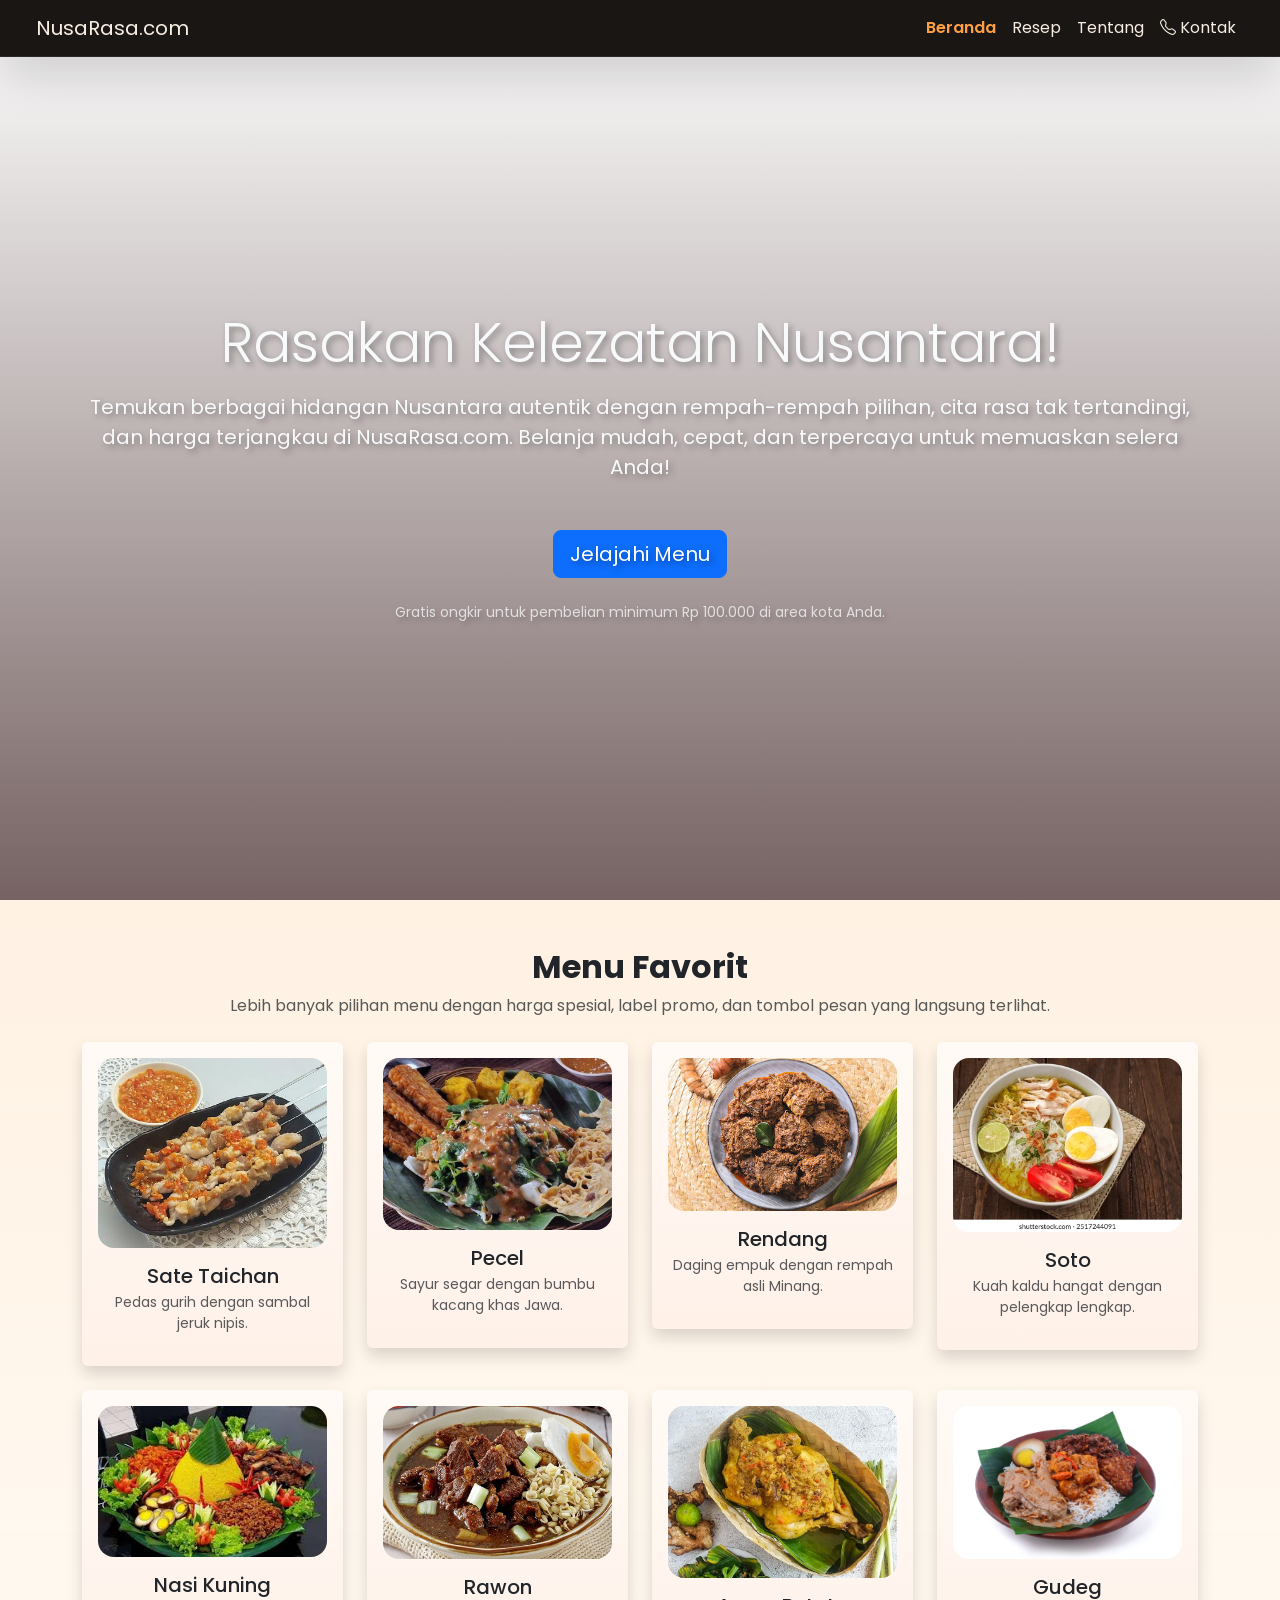
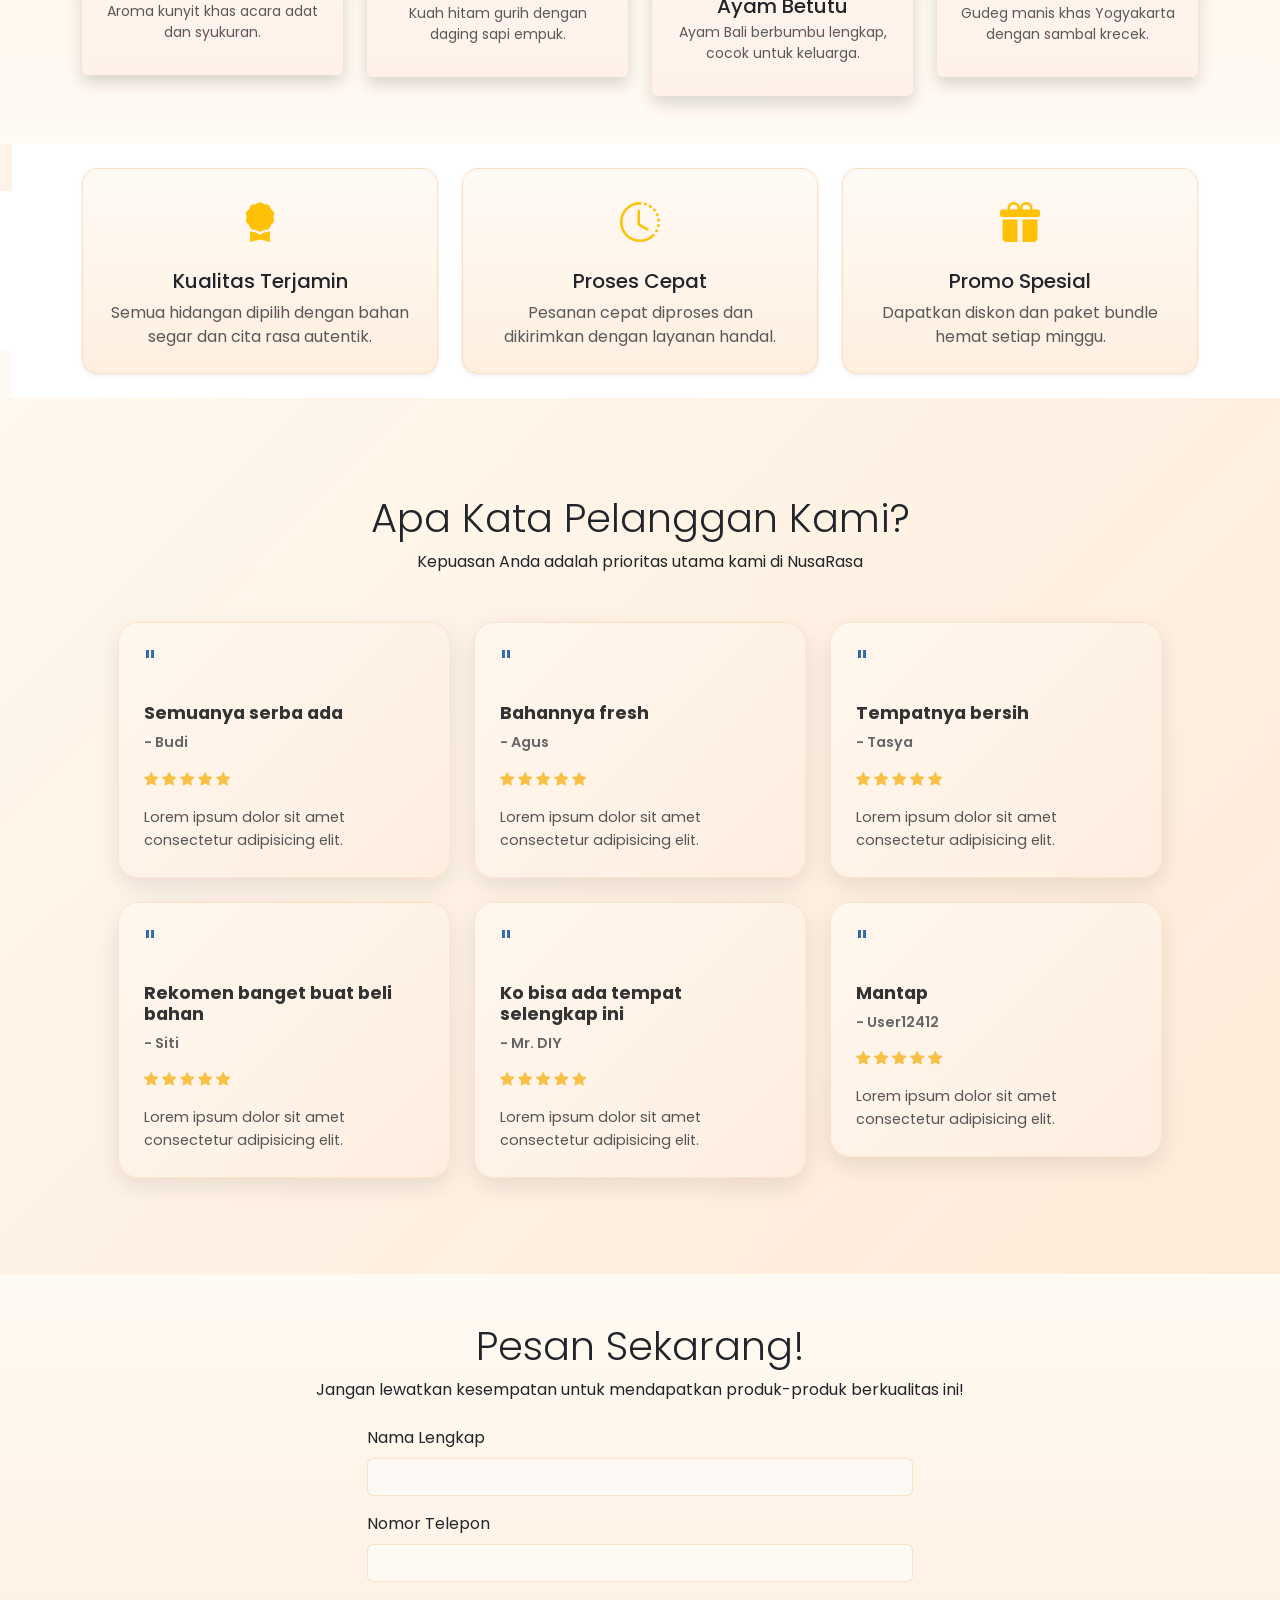
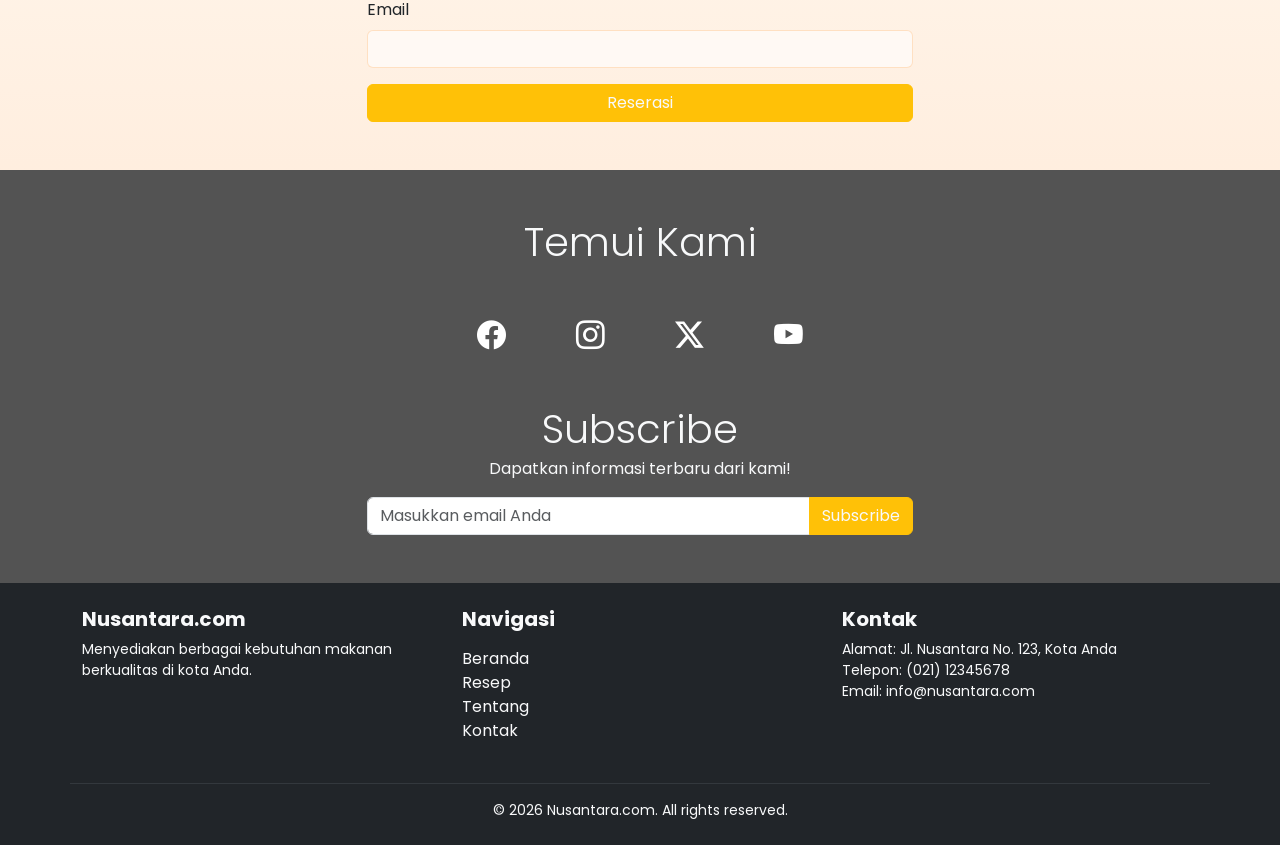
<file: index.html>
<!DOCTYPE html>
<html lang="en">
<head>
    <meta charset="UTF-8">
    <meta name="viewport" content="width=device-width, initial-scale=1.0">
    <title>Halaman Utama - NusaRasa.com</title>
    <link rel="stylesheet" href="css/style.css">
    <link href="https://cdn.jsdelivr.net/npm/bootstrap@5.3.8/dist/css/bootstrap.min.css" rel="stylesheet" integrity="sha384-sRIl4kxILFvY47J16cr9ZwB07vP4J8+LH7qKQnuqkuIAvNWLzeN8tE5YBujZqJLB" crossorigin="anonymous">
    <link rel="preconnect" href="https://fonts.googleapis.com">
    <link rel="preconnect" href="https://fonts.gstatic.com" crossorigin>
    <link href="https://fonts.googleapis.com/css2?family=Poppins:ital,wght@0,100;0,200;0,300;0,400;0,500;0,600;0,700;0,800;0,900;1,100;1,200;1,300;1,400;1,500;1,600;1,700;1,800;1,900&display=swap" rel="stylesheet">
    <link rel="stylesheet" href="https://cdn.jsdelivr.net/npm/bootstrap-icons@1.13.1/font/bootstrap-icons.min.css">
</head>
<body class="font">
    <nav class="navbar navbar-expand-lg bg-nav shadow-lg fixed-top">
        <div class="container-fluid mx-4">
            <a class="navbar-brand" href="#">NusaRasa.com</a>
            <button class="navbar-toggler" type="button" data-bs-toggle="collapse" data-bs-target="#navbarNavAltMarkup" aria-controls="navbarNavAltMarkup" aria-expanded="false" aria-label="Toggle navigation">
                <span class="navbar-toggler-icon"></span>
            </button>
            <div class="collapse navbar-collapse" id="navbarNavAltMarkup">
                <div class="navbar-nav ms-auto">
                    <a class="nav-link active" aria-current="page" href="#">Beranda</a>
                    <a class="nav-link" href="resep.html">Resep</a>
                    <a class="nav-link" href="tentang.html">Tentang</a>
                    <a class="nav-link" href="kontak.html"><i class="bi bi-telephone"></i> Kontak</a>
                </div>
            </div>
        </div>
    </nav>

    <!-- Banner -->
    <main>
        <div class="banner container-fluid d-flex justify-content-center align-items-center">
            <div class="container">
                <div class="container text-light text-shadow-lg d-flex flex-column justify-content-center align-items-center">
                    <h1 class="text-center display-4 mb-3">Rasakan Kelezatan Nusantara!</h1>
                    <p class="text-center fs-5 mb-4">Temukan berbagai hidangan Nusantara autentik dengan rempah-rempah pilihan, cita rasa tak tertandingi, dan harga terjangkau di NusaRasa.com. Belanja mudah, cepat, dan terpercaya untuk memuaskan selera Anda!</p>
                    <div class="d-flex flex-wrap justify-content-center gap-3 mt-4">
                        <a href="#menu" class="btn btn-primary btn-lg">Jelajahi Menu</a>
                    </div>
                    <p class="text-center text-light mt-4 small mb-0 opacity-75">Gratis ongkir untuk pembelian minimum Rp 100.000 di area kota Anda.</p>
                </div>
            </div>
        </div>
    </main>

    <section class="container-fluid py-5 menu-preview-section">
        <div class="container">
            <div class="text-center mb-4">
                <h2 class="fw-bold">Menu Favorit</h2>
                <p class="text-muted">Lebih banyak pilihan menu dengan harga spesial, label promo, dan tombol pesan yang langsung terlihat.</p>
            </div>
            <div class="row g-4 justify-content-center">
                <div class="col-sm-6 col-md-3">
                    <div class="card border-0 shadow menu-card text-center p-3 position-relative">
                        <img src="images/satee.jpg" class="img-fluid rounded-4 mb-3" alt="Sate Taichan">
                        <h5 class="mb-1">Sate Taichan</h5>
                        <p class="text-muted small mb-3">Pedas gurih dengan sambal jeruk nipis.</p>
                    </div>
                </div>
                <div class="col-sm-6 col-md-3">
                    <div class="card border-0 shadow menu-card text-center p-3 position-relative">
                        <img src="images/pecel.jpg" class="img-fluid rounded-4 mb-3" alt="Pecel">
                        <h5 class="mb-1">Pecel</h5>
                        <p class="text-muted small mb-3">Sayur segar dengan bumbu kacang khas Jawa.</p>
                    </div>
                </div>
                <div class="col-sm-6 col-md-3">
                    <div class="card border-0 shadow menu-card text-center p-3 position-relative">
                        <img src="images/rendang.jpg" class="img-fluid rounded-4 mb-3" alt="Rendang">
                        <h5 class="mb-1">Rendang</h5>
                        <p class="text-muted small mb-3">Daging empuk dengan rempah asli Minang.</p>
                    </div>
                </div>
                <div class="col-sm-6 col-md-3">
                    <div class="card border-0 shadow menu-card text-center p-3 position-relative">
                        <img src="images/soto.webp" class="img-fluid rounded-4 mb-3" alt="Soto">
                        <h5 class="mb-1">Soto</h5>
                        <p class="text-muted small mb-3">Kuah kaldu hangat dengan pelengkap lengkap.</p>
                    </div>
                </div>
                <div class="col-sm-6 col-md-3">
                    <div class="card border-0 shadow menu-card text-center p-3 position-relative">
                        <img src="images/nasi.jfif" class="img-fluid rounded-4 mb-3" alt="Nasi Kuning">
                        <h5 class="mb-1">Nasi Kuning</h5>
                        <p class="text-muted small mb-3">Aroma kunyit khas acara adat dan syukuran.</p>
                    </div>
                </div>
                <div class="col-sm-6 col-md-3">
                    <div class="card border-0 shadow menu-card text-center p-3 position-relative">
                        <img src="images/rawoon.jpg" class="img-fluid rounded-4 mb-3" alt="Rawon">
                        <h5 class="mb-1">Rawon</h5>
                        <p class="text-muted small mb-3">Kuah hitam gurih dengan daging sapi empuk.</p>
                    </div>
                </div>
                <div class="col-sm-6 col-md-3">
                    <div class="card border-0 shadow menu-card text-center p-3 position-relative">
                        <img src="images/ayam.jpeg" class="img-fluid rounded-4 mb-3" alt="Ayam Betutu">
                        <h5 class="mb-1">Ayam Betutu</h5>
                        <p class="text-muted small mb-3">Ayam Bali berbumbu lengkap, cocok untuk keluarga.</p>
                    </div>
                </div>
                <div class="col-sm-6 col-md-3">
                    <div class="card border-0 shadow menu-card text-center p-3 position-relative">
                        <img src="images/gudeg.jpg" class="img-fluid rounded-4 mb-3" alt="Gudeg">
                        <h5 class="mb-1">Gudeg</h5>
                        <p class="text-muted small mb-3">Gudeg manis khas Yogyakarta dengan sambal krecek.</p>
                    </div>
                </div>
            </div>
        </div>
    </section>

    <sectiion class="container-fluid py-4 feature-strip">
        <div class="container">
            <div class="row text-center gy-3">
                <div class="col-md-4">
                    <div class="p-4 rounded-4 shadow-sm bg-warm">
                        <i class="bi bi-award-fill fs-1 text-warning"></i>
                        <h5 class="mt-3 mb-2">Kualitas Terjamin</h5>
                        <p class="mb-0 text-muted">Semua hidangan dipilih dengan bahan segar dan cita rasa autentik.</p>
                    </div>
                </div>
                <div class="col-md-4">
                    <div class="p-4 rounded-4 shadow-sm bg-warm">
                        <i class="bi bi-clock-history fs-1 text-warning"></i>
                        <h5 class="mt-3 mb-2">Proses Cepat</h5>
                        <p class="mb-0 text-muted">Pesanan cepat diproses dan dikirimkan dengan layanan handal.</p>
                    </div>
                </div>
                <div class="col-md-4">
                    <div class="p-4 rounded-4 shadow-sm bg-warm">
                        <i class="bi bi-gift-fill fs-1 text-warning"></i>
                        <h5 class="mt-3 mb-2">Promo Spesial</h5>
                        <p class="mb-0 text-muted">Dapatkan diskon dan paket bundle hemat setiap minggu.</p>
                    </div>
                </div>
            </div>
        </div>
    </sectiion>
    
    <!-- section review -->
    <section id="review">
        <div class="container-fluid py-5 testimony">
            <div class="container review p-5">
                <h2 class="text-center display-6">Apa Kata Pelanggan Kami?</h2>
                <p class="text-center mb-5">Kepuasan Anda adalah prioritas utama kami di NusaRasa</p>
                <div class="row g-4">
                    <div class="col-sm-6 col-lg-4">
                        <div class="testimony-card">
                            <div class="quote-icon">"</div>
                            <h5>Semuanya serba ada</h5>
                            <div class="author">- Budi</div>
                            <div class="stars">
                                <i class="bi bi-star-fill"></i>
                                <i class="bi bi-star-fill"></i>
                                <i class="bi bi-star-fill"></i>
                                <i class="bi bi-star-fill"></i>
                                <i class="bi bi-star-fill"></i>
                            </div>
                            <p>Lorem ipsum dolor sit amet consectetur adipisicing elit.</p>
                        </div>
                    </div>
                    <div class="col-sm-6 col-lg-4">
                        <div class="testimony-card">
                            <div class="quote-icon">"</div>
                            <h5>Bahannya fresh</h5>
                            <div class="author">- Agus</div>
                            <div class="stars">
                                <i class="bi bi-star-fill"></i>
                                <i class="bi bi-star-fill"></i>
                                <i class="bi bi-star-fill"></i>
                                <i class="bi bi-star-fill"></i>
                                <i class="bi bi-star-fill"></i>
                            </div>
                            <p>Lorem ipsum dolor sit amet consectetur adipisicing elit.</p>
                        </div>
                    </div>
                    <div class="col-sm-6 col-lg-4">
                        <div class="testimony-card">
                            <div class="quote-icon">"</div>
                            <h5>Tempatnya bersih</h5>
                            <div class="author">- Tasya</div>
                            <div class="stars">
                                <i class="bi bi-star-fill"></i>
                                <i class="bi bi-star-fill"></i>
                                <i class="bi bi-star-fill"></i>
                                <i class="bi bi-star-fill"></i>
                                <i class="bi bi-star-fill"></i>
                            </div>
                            <p>Lorem ipsum dolor sit amet consectetur adipisicing elit.</p>
                        </div>
                    </div>
                    <div class="col-sm-6 col-lg-4">
                        <div class="testimony-card">
                            <div class="quote-icon">"</div>
                            <h5>Rekomen banget buat beli bahan</h5>
                            <div class="author">- Siti</div>
                            <div class="stars">
                                <i class="bi bi-star-fill"></i>
                                <i class="bi bi-star-fill"></i>
                                <i class="bi bi-star-fill"></i>
                                <i class="bi bi-star-fill"></i>
                                <i class="bi bi-star-fill"></i>
                            </div>
                            <p>Lorem ipsum dolor sit amet consectetur adipisicing elit.</p>
                        </div>
                    </div>
                    <div class="col-sm-6 col-lg-4">
                        <div class="testimony-card">
                            <div class="quote-icon">"</div>
                            <h5>Ko bisa ada tempat selengkap ini</h5>
                            <div class="author">- Mr. DIY</div>
                            <div class="stars">
                                <i class="bi bi-star-fill"></i>
                                <i class="bi bi-star-fill"></i>
                                <i class="bi bi-star-fill"></i>
                                <i class="bi bi-star-fill"></i>
                                <i class="bi bi-star-fill"></i>
                            </div>
                            <p>Lorem ipsum dolor sit amet consectetur adipisicing elit.</p>
                        </div>
                    </div>
                    <div class="col-sm-6 col-lg-4">
                        <div class="testimony-card">
                            <div class="quote-icon">"</div>
                            <h5>Mantap</h5>
                            <div class="author">- User12412</div>
                            <div class="stars">
                                <i class="bi bi-star-fill"></i>
                                <i class="bi bi-star-fill"></i>
                                <i class="bi bi-star-fill"></i>
                                <i class="bi bi-star-fill"></i>
                                <i class="bi bi-star-fill"></i>
                            </div>
                            <p>Lorem ipsum dolor sit amet consectetur adipisicing elit.</p>
                        </div>
                    </div>
                </div>
            </div>
        </div>
    </section>

    <!-- section reservasi -->
    <section id="reservasi">
        <div class="container-fluid py-5">
            <div class="container">
                <h2 class="text-center display-6">Pesan Sekarang!</h2>
                <p class="text-center mb-4">Jangan lewatkan kesempatan untuk mendapatkan produk-produk berkualitas ini!</p>
                <div class="row justify-content-center">
                    <div class="col-md-6">
                        <div class="mb-3">
                            <label for="nama" class="form-label">Nama Lengkap</label>
                            <input type="text" class="form-control" id="nama">
                        </div>
                        <div class="mb-3">
                            <label for="telp" class="form-label">Nomor Telepon</label>
                            <input type="text" class="form-control" id="telp">
                        </div>
                        <div class="mb-3">
                            <label for="email" class="form-label">Email</label>
                            <input type="email" class="form-control" id="email">
                        </div>
                        <div class="d-grid">
                            <button class="btn btn-warning text-light">Reserasi</button>
                        </div>
                    </div>
                </div>
            </div>
        </div>
    </section>

    <!-- section subscribe -->
    <div class="container-fluid py-5 footer">
        <div class="container">
            <h5 class="text-center text-light display-6 mb-5">Temui Kami</h5>
            <div class="d-flex justify-content-center mb-5" style="gap: 70px;">
                <a href="https://facebook.com/username" target="_blank" class="social-icon">
                    <i class="bi bi-facebook"></i>
                </a>
                <a href="https://instagram.com/username" target="_blank" class="social-icon">
                    <i class="bi bi-instagram"></i>
                </a>
                <a href="https://twitter.com/username" target="_blank" class="social-icon">
                    <i class="bi bi-twitter-x"></i>
                </a>
                <a href="https://youtube.com/@username" target="_blank" class="social-icon">
                    <i class="bi bi-youtube"></i>
                </a>
            </div>
            <h5 class="text-center text-light display-6 mb-1">Subscribe</h5>
            <p class="text-center text-light mb-3">Dapatkan informasi terbaru dari kami!</p>

            <div class="row justify-content-center">
                <div class="col-md-6">
                    <div class="input-group">
                        <input type="email" class="form-control" placeholder="Masukkan email Anda" aria-label="Email">
                        <button class="btn btn-warning text-light">Subscribe</button>
                    </div>
                </div>
            </div>
        </div>
    </div>

    <footer class="bg-dark text-light py-4">
        <div class="container">
            <div class="row text-center text-md-start">
                <div class="col-md-4 mb-3 mb-md-0">
                    <h5 class="fw-bold">Nusantara.com</h5>
                    <p class="small">Menyediakan berbagai kebutuhan makanan berkualitas di kota Anda.</p>
                </div>
                <div class="col-md-4 mb-3 mb-md-0">
                    <h5 class="fw-bold mb-3">Navigasi</h5>
                    <ul class="list-unstyled">
                        <li><a href="index.html" class="text-light text-decoration-none">Beranda</a></li>
                        <li><a href="produk.html" class="text-light text-decoration-none">Resep</a></li>
                        <li><a href="tentang.html" class="text-light text-decoration-none">Tentang</a></li>
                        <li><a href="kontak.html" class="text-light text-decoration-none">Kontak</a></li>
                    </ul>
                </div>
                <div class="col-md-4 mb-3 mb-md-0">
                    <h5 class="fw-bold">Kontak</h5>
                    <ul class="list-unstyled text-muted small">
                        <li class="text-light">Alamat: Jl. Nusantara No. 123, Kota Anda</li>
                        <li class="text-light">Telepon: (021) 12345678</li>
                        <li class="text-light">Email: info@nusantara.com</li>
                    </ul>
                </div>
                <hr class="border-secondary mt-4 mb-3">
                <p class="text-center text-light small mb-0">
                    &copy; 2026 Nusantara.com. All rights reserved.
                </p>
            </div>
        </div>
    </footer>
     
    <script src="https://cdn.jsdelivr.net/npm/bootstrap@5.3.8/dist/js/bootstrap.bundle.min.js" integrity="sha384-FKyoEForCGlyvwx9Hj09JcYn3nv7wiPVlz7YYwJrWVcXK/BmnVDxM+D2scQbITxI" crossorigin="anonymous"></script>
    <script src="js/main.js"></script>
</body>

</html>
</file>
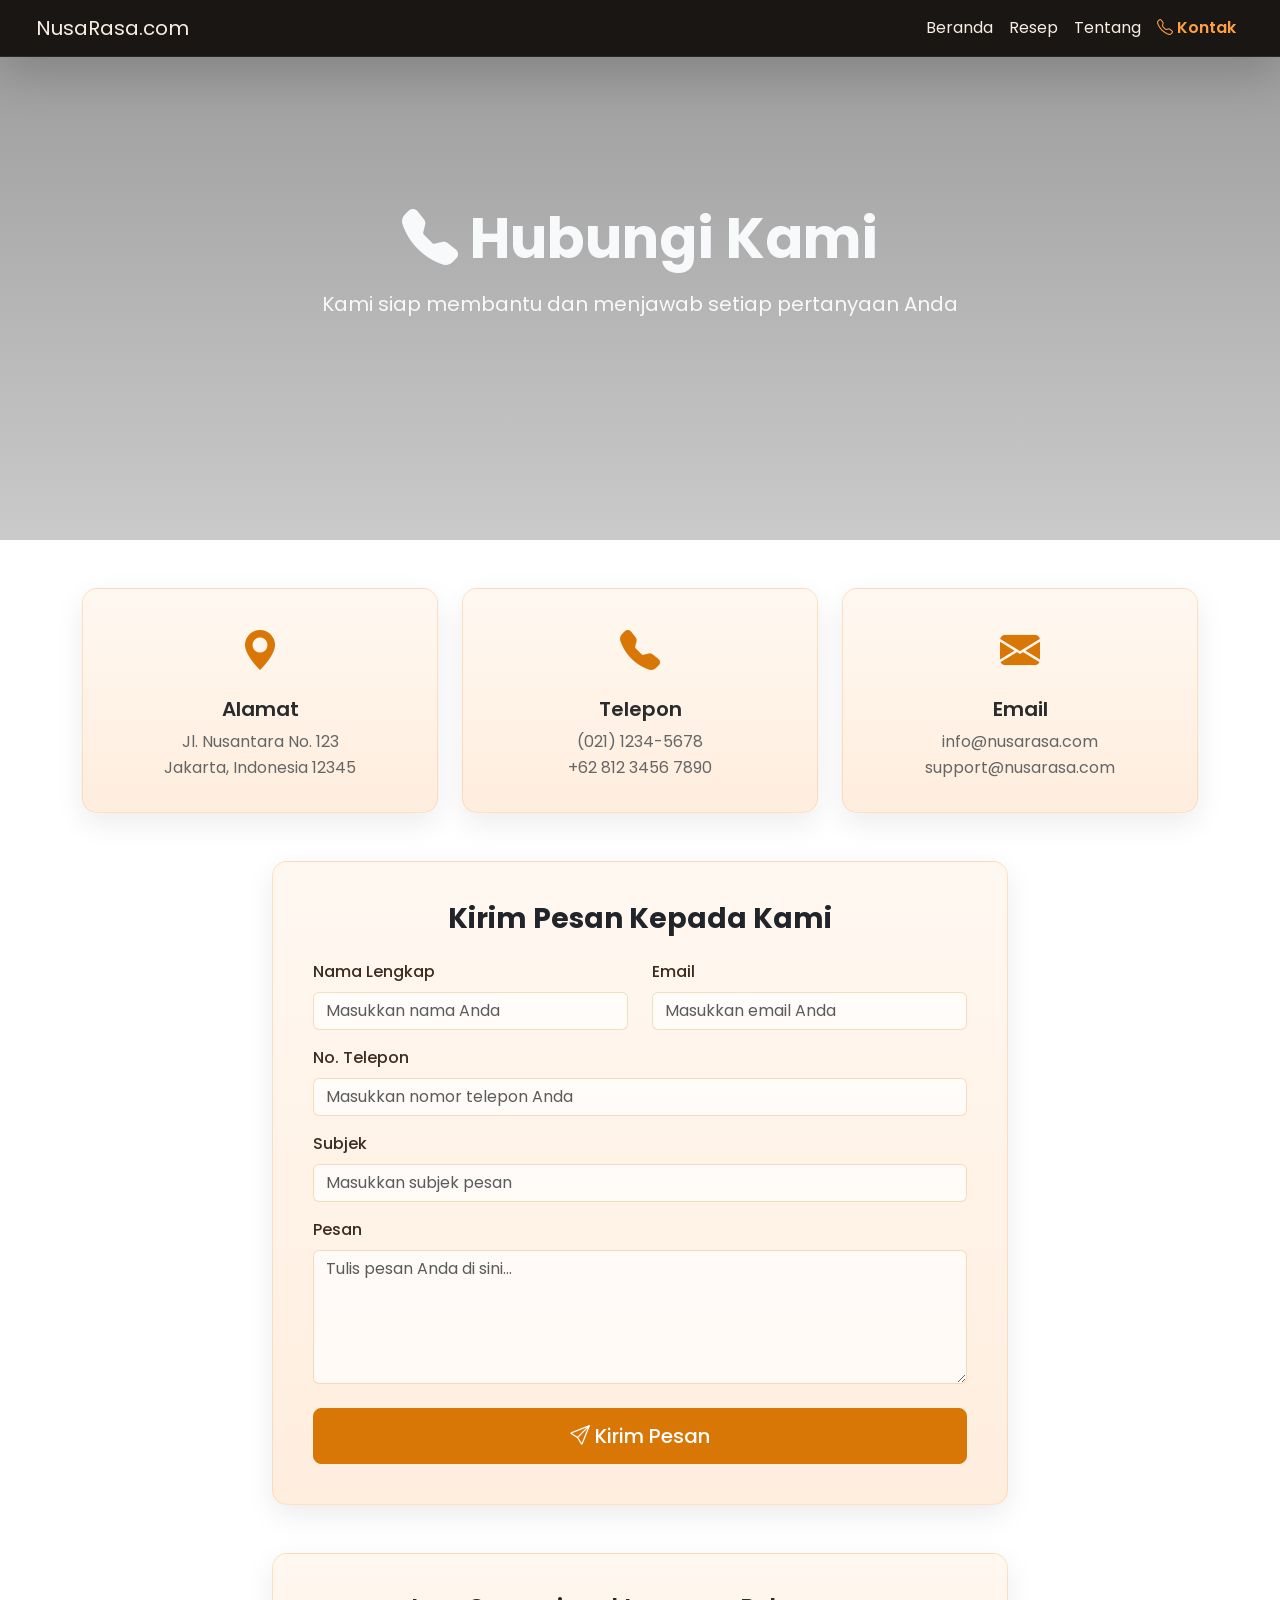
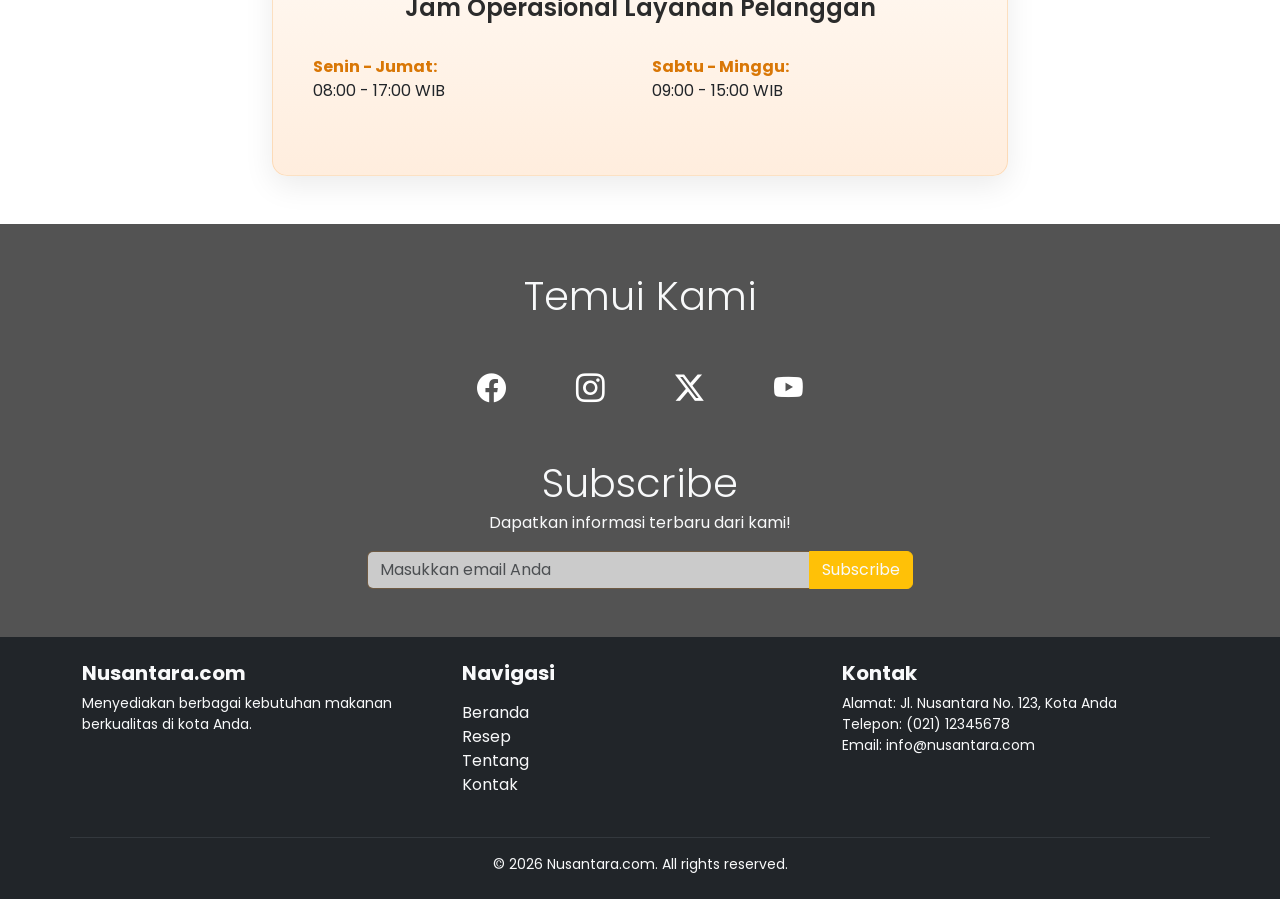
<file: kontak.html>
<!DOCTYPE html>
<html lang="en">
<head>
    <meta charset="UTF-8">
    <meta name="viewport" content="width=device-width, initial-scale=1.0">
    <title>Kontak - NusaRasa.com</title>
    <link rel="stylesheet" href="css/style.css">
    <link href="https://cdn.jsdelivr.net/npm/bootstrap@5.3.8/dist/css/bootstrap.min.css" rel="stylesheet" integrity="sha384-sRIl4kxILFvY47J16cr9ZwB07vP4J8+LH7qKQnuqkuIAvNWLzeN8tE5YBujZqJLB" crossorigin="anonymous">
    <link rel="stylesheet" href="https://cdn.jsdelivr.net/npm/bootstrap-icons@1.13.1/font/bootstrap-icons.css">
    <script src="https://cdn.jsdelivr.net/npm/bootstrap@5.3.8/dist/js/bootstrap.bundle.min.js" integrity="sha384-FKyoEForCGlyvwx9Hj09JcYn3nv7wiPVlz7YYwJrWVcXK/BmnVDxM+D2scQbITxI" crossorigin="anonymous"></script>
    <link rel="preconnect" href="https://fonts.googleapis.com">
    <link rel="preconnect" href="https://fonts.gstatic.com" crossorigin>
    <link href="https://fonts.googleapis.com/css2?family=Poppins:ital,wght@0,100;0,200;0,300;0,400;0,500;0,600;0,700;0,800;0,900;1,100;1,200;1,300;1,400;1,500;1,600;1,700;1,800;1,900&display=swap" rel="stylesheet">
    <style>
        .kontak-banner {
            background: linear-gradient(rgba(0, 0, 0, 0.4), rgba(150, 150, 150, 0.5)), 
                        url("https://www.fodors.com/wp-content/uploads/2019/04/TraditionalfoodsinJava__HERO_shutterstock_1161085942.jpg");
            background-position: center;
            background-size: cover;
            min-height: 60vh;
            display: flex;
            align-items: center;
            justify-content: center;
        }

        .kontak-form {
            background: linear-gradient(180deg, rgba(255, 248, 241, 0.98), rgba(255, 237, 221, 0.98));
            border: 1px solid rgba(245, 182, 110, 0.35);
            border-radius: 15px;
            padding: 2.5rem;
            box-shadow: 0 10px 30px rgba(0, 0, 0, 0.08);
        }

        .form-control {
            border-color: rgba(217, 119, 6, 0.2);
            background-color: rgba(255, 255, 255, 0.7);
        }

        .form-control:focus {
            border-color: #d97706;
            background-color: #fff;
            box-shadow: 0 0 0 0.2rem rgba(217, 119, 6, 0.25);
        }

        .form-label {
            color: #3d2c20;
            font-weight: 500;
        }

        .btn-kirim {
            background-color: #d97706;
            border-color: #d97706;
            padding: 0.75rem 2rem;
            font-weight: 500;
            transition: all 0.3s ease;
        }

        .btn-kirim:hover {
            background-color: #b45309;
            border-color: #b45309;
            transform: translateY(-2px);
            box-shadow: 0 5px 15px rgba(217, 119, 6, 0.3);
        }

        .kontak-info {
            background: linear-gradient(180deg, rgba(255, 248, 241, 0.98), rgba(255, 237, 221, 0.98));
            border: 1px solid rgba(245, 182, 110, 0.35);
            border-radius: 15px;
            padding: 2rem;
            text-align: center;
            box-shadow: 0 10px 30px rgba(0, 0, 0, 0.08);
            transition: transform 0.3s ease, box-shadow 0.3s ease;
        }

        .kontak-info:hover {
            transform: translateY(-5px);
            box-shadow: 0 15px 40px rgba(0, 0, 0, 0.12);
        }

        .kontak-info i {
            font-size: 2.5rem;
            color: #d97706;
            margin-bottom: 1rem;
            display: block;
        }

        .kontak-info h5 {
            color: #2b2b2b;
            margin-bottom: 0.5rem;
            font-weight: 600;
        }

        .kontak-info p {
            color: #666;
            margin: 0;
            line-height: 1.6;
        }

        .jam-operasional {
            background: linear-gradient(180deg, rgba(255, 248, 241, 0.98), rgba(255, 237, 221, 0.98));
            border: 1px solid rgba(245, 182, 110, 0.35);
            border-radius: 15px;
            padding: 2.5rem;
            box-shadow: 0 10px 30px rgba(0, 0, 0, 0.08);
        }

        .jam-operasional h4 {
            color: #2b2b2b;
            font-weight: 600;
            margin-bottom: 2rem;
            text-align: center;
        }

        .jam-operasional strong {
            color: #d97706;
        }

        @media (max-width: 768px) {
            .kontak-form,
            .kontak-info,
            .jam-operasional {
                padding: 1.5rem;
            }

            .kontak-info i {
                font-size: 2rem;
            }
        }
    </style>
</head>
<body class="font">
    <!-- Navbar -->
    <nav class="navbar navbar-expand-lg bg-nav shadow-lg fixed-top">
        <div class="container-fluid mx-4">
            <a class="navbar-brand" href="index.html">NusaRasa.com</a>
            <button class="navbar-toggler" type="button" data-bs-toggle="collapse" data-bs-target="#navbarNavAltMarkup" aria-controls="navbarNavAltMarkup" aria-expanded="false" aria-label="Toggle navigation">
                <span class="navbar-toggler-icon"></span>
            </button>
            <div class="collapse navbar-collapse" id="navbarNavAltMarkup">
                <div class="navbar-nav ms-auto">
                    <a class="nav-link" href="index.html">Beranda</a>
                    <a class="nav-link" href="resep.html">Resep</a>
                    <a class="nav-link" href="tentang.html">Tentang</a>
                    <a class="nav-link active" aria-current="page" href="kontak.html"><i class="bi bi-telephone"></i> Kontak</a>
                </div>
            </div>
        </div>
    </nav>

    <!-- Banner -->
    <div class="container-fluid kontak-banner">
        <div class="container">
            <div class="text-center">
                <h1 class="text-light fw-bold display-4 mb-3">
                    <i class="bi bi-telephone-fill"></i> Hubungi Kami
                </h1>
                <p class="text-light fs-5">Kami siap membantu dan menjawab setiap pertanyaan Anda</p>
            </div>
        </div>
    </div>

    <!-- Main Content -->
    <section class="container-fluid py-5">
        <div class="container">
            <!-- Informasi Kontak -->
            <div class="row g-4 mb-5">
                <div class="col-md-4">
                    <div class="kontak-info">
                        <i class="bi bi-geo-alt-fill"></i>
                        <h5>Alamat</h5>
                        <p>Jl. Nusantara No. 123<br>Jakarta, Indonesia 12345</p>
                    </div>
                </div>
                <div class="col-md-4">
                    <div class="kontak-info">
                        <i class="bi bi-telephone-fill"></i>
                        <h5>Telepon</h5>
                        <p>(021) 1234-5678<br>+62 812 3456 7890</p>
                    </div>
                </div>
                <div class="col-md-4">
                    <div class="kontak-info">
                        <i class="bi bi-envelope-fill"></i>
                        <h5>Email</h5>
                        <p>info@nusarasa.com<br>support@nusarasa.com</p>
                    </div>
                </div>
            </div>

            <!-- Formulir Kontak -->
            <div class="row">
                <div class="col-lg-8 mx-auto">
                    <div class="kontak-form">
                        <h3 class="fw-bold mb-4 text-center">Kirim Pesan Kepada Kami</h3>
                        <form id="form-kontak">
                            <div class="row">
                                <div class="col-md-6 mb-3">
                                    <label for="nama" class="form-label">Nama Lengkap</label>
                                    <input type="text" class="form-control" id="nama" placeholder="Masukkan nama Anda" required>
                                </div>
                                <div class="col-md-6 mb-3">
                                    <label for="email" class="form-label">Email</label>
                                    <input type="email" class="form-control" id="email" placeholder="Masukkan email Anda" required>
                                </div>
                            </div>

                            <div class="mb-3">
                                <label for="telepon" class="form-label">No. Telepon</label>
                                <input type="tel" class="form-control" id="telepon" placeholder="Masukkan nomor telepon Anda">
                            </div>

                            <div class="mb-3">
                                <label for="subjek" class="form-label">Subjek</label>
                                <input type="text" class="form-control" id="subjek" placeholder="Masukkan subjek pesan" required>
                            </div>

                            <div class="mb-4">
                                <label for="pesan" class="form-label">Pesan</label>
                                <textarea class="form-control" id="pesan" rows="5" placeholder="Tulis pesan Anda di sini..." required></textarea>
                            </div>

                            <div class="d-grid">
                                <button type="submit" class="btn btn-kirim btn-lg text-white">
                                    <i class="bi bi-send"></i> Kirim Pesan
                                </button>
                            </div>
                        </form>
                    </div>
                </div>
            </div>

            <!-- Jam Operasional -->
            <div class="row mt-5">
                <div class="col-lg-8 mx-auto">
                    <div class="jam-operasional">
                        <h4>Jam Operasional Layanan Pelanggan</h4>
                        <div class="row">
                            <div class="col-sm-6 mb-3">
                                <p><strong>Senin - Jumat:</strong><br>08:00 - 17:00 WIB</p>
                            </div>
                            <div class="col-sm-6 mb-3">
                                <p><strong>Sabtu - Minggu:</strong><br>09:00 - 15:00 WIB</p>
                            </div>
                        </div>
                    </div>
                </div>
            </div>
        </div>
    </section>

    <!-- section subscribe -->
    <div class="container-fluid py-5 footer">
        <div class="container">
            <h5 class="text-center text-light display-6 mb-5">Temui Kami</h5>
            <div class="d-flex justify-content-center mb-5" style="gap: 70px;">
                <a href="https://facebook.com/username" target="_blank" class="social-icon">
                    <i class="bi bi-facebook"></i>
                </a>
                <a href="https://instagram.com/username" target="_blank" class="social-icon">
                    <i class="bi bi-instagram"></i>
                </a>
                <a href="https://twitter.com/username" target="_blank" class="social-icon">
                    <i class="bi bi-twitter-x"></i>
                </a>
                <a href="https://youtube.com/@username" target="_blank" class="social-icon">
                    <i class="bi bi-youtube"></i>
                </a>
            </div>
            <h5 class="text-center text-light display-6 mb-1">Subscribe</h5>
            <p class="text-center text-light mb-3">Dapatkan informasi terbaru dari kami!</p>

            <div class="row justify-content-center">
                <div class="col-md-6">
                    <div class="input-group">
                        <input type="email" class="form-control" placeholder="Masukkan email Anda" aria-label="Email">
                        <button class="btn btn-warning text-light">Subscribe</button>
                    </div>
                </div>
            </div>
        </div>
    </div>

    <footer class="bg-dark text-light py-4">
        <div class="container">
            <div class="row text-center text-md-start">
                <div class="col-md-4 mb-3 mb-md-0">
                    <h5 class="fw-bold">Nusantara.com</h5>
                    <p class="small">Menyediakan berbagai kebutuhan makanan berkualitas di kota Anda.</p>
                </div>
                <div class="col-md-4 mb-3 mb-md-0">
                    <h5 class="fw-bold mb-3">Navigasi</h5>
                    <ul class="list-unstyled">
                        <li><a href="#" class="text-light text-decoration-none">Beranda</a></li>
                        <li><a href="produk.html" class="text-light text-decoration-none">Resep</a></li>
                        <li><a href="tentang.html" class="text-light text-decoration-none">Tentang</a></li>
                        <li><a href="kontak.html" class="text-light text-decoration-none">Kontak</a></li>
                    </ul>
                </div>
                <div class="col-md-4 mb-3 mb-md-0">
                    <h5 class="fw-bold">Kontak</h5>
                    <ul class="list-unstyled text-muted small">
                        <li class="text-light">Alamat: Jl. Nusantara No. 123, Kota Anda</li>
                        <li class="text-light">Telepon: (021) 12345678</li>
                        <li class="text-light">Email: info@nusantara.com</li>
                    </ul>
                </div>
                <hr class="border-secondary mt-4 mb-3">
                <p class="text-center text-light small mb-0">
                    &copy; 2026 Nusantara.com. All rights reserved.
                </p>
            </div>
        </div>
    </footer>

    <script src="https://cdn.jsdelivr.net/npm/bootstrap@5.3.8/dist/js/bootstrap.bundle.min.js" integrity="sha384-FKyoEForCGlyvwx9Hj09JcYn3nv7wiPVlz7YYwJrWVcXK/BmnVDxM+D2scQbITxI" crossorigin="anonymous"></script>
    <script src="js/main.js"></script>

    <script>
        document.getElementById('form-kontak').addEventListener('submit', function(e) {
            e.preventDefault();
            alert('Terima kasih! Pesan Anda telah kami terima. Kami akan menghubungi Anda segera.');
            this.reset();
        });
    </script>
</body>
</html>
</file>
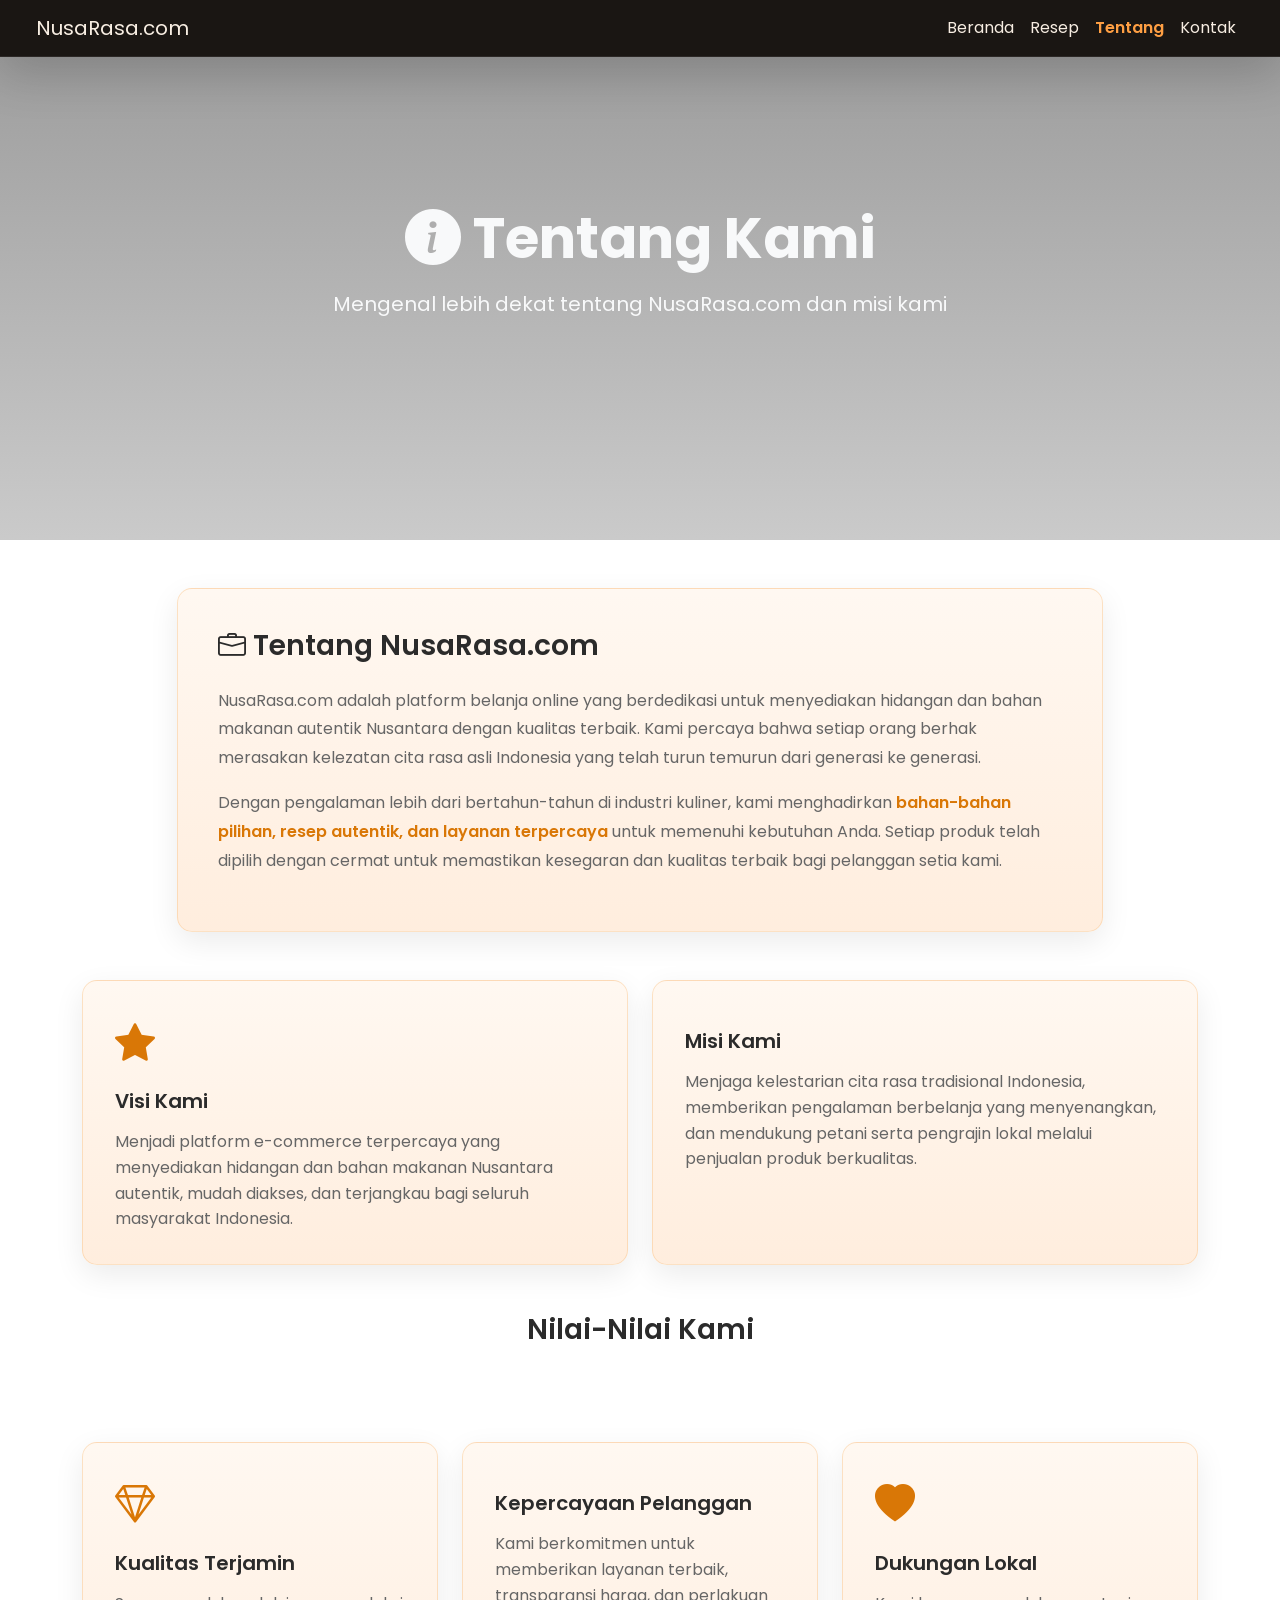
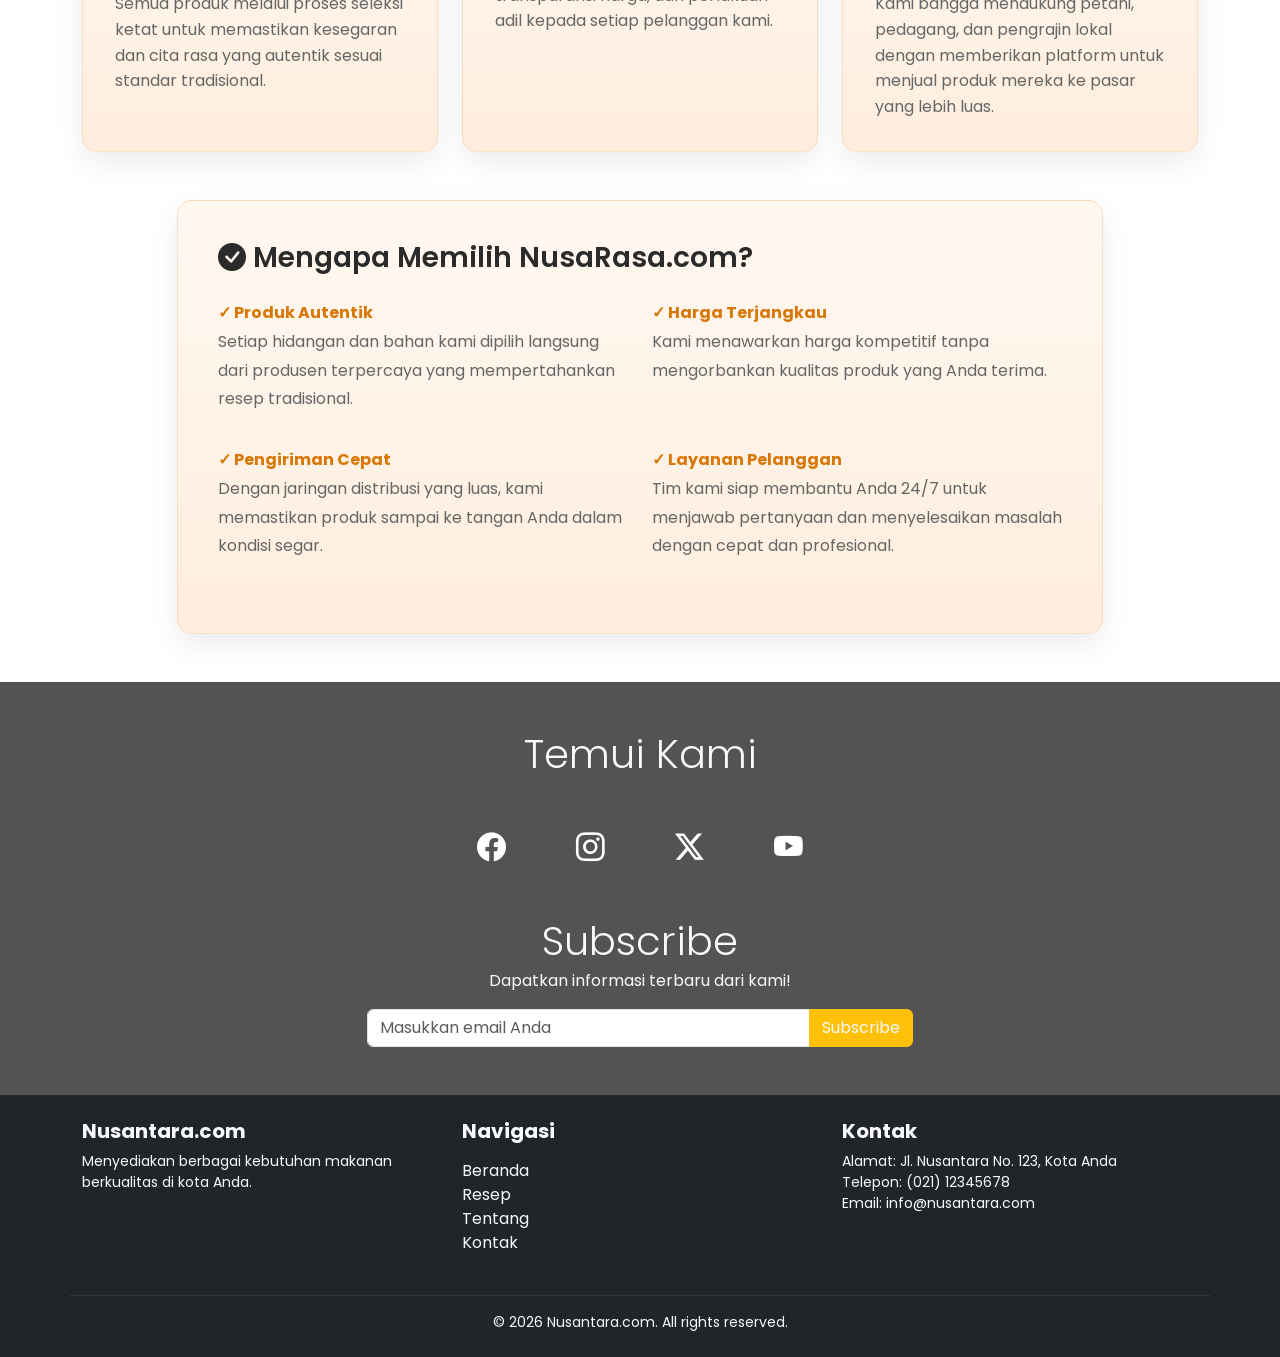
<file: tentang.html>
<!DOCTYPE html>
<html lang="en">
<head>
    <meta charset="UTF-8">
    <meta name="viewport" content="width=device-width, initial-scale=1.0">
    <title>Tentang - NusaRasa.com</title>
    <link rel="stylesheet" href="css/style.css">
    <link href="https://cdn.jsdelivr.net/npm/bootstrap@5.3.8/dist/css/bootstrap.min.css" rel="stylesheet" integrity="sha384-sRIl4kxILFvY47J16cr9ZwB07vP4J8+LH7qKQnuqkuIAvNWLzeN8tE5YBujZqJLB" crossorigin="anonymous">
    <link rel="stylesheet" href="https://cdn.jsdelivr.net/npm/bootstrap-icons@1.13.1/font/bootstrap-icons.css">
    <script src="https://cdn.jsdelivr.net/npm/bootstrap@5.3.8/dist/js/bootstrap.bundle.min.js" integrity="sha384-FKyoEForCGlyvwx9Hj09JcYn3nv7wiPVlz7YYwJrWVcXK/BmnVDxM+D2scQbITxI" crossorigin="anonymous"></script>
    <link rel="preconnect" href="https://fonts.googleapis.com">
    <link rel="preconnect" href="https://fonts.gstatic.com" crossorigin>
    <link href="https://fonts.googleapis.com/css2?family=Poppins:ital,wght@0,100;0,200;0,300;0,400;0,500;0,600;0,700;0,800;0,900;1,100;1,200;1,300;1,400;1,500;1,600;1,700;1,800;1,900&display=swap" rel="stylesheet">
    <style>
        .tentang-banner {
            background: linear-gradient(rgba(0, 0, 0, 0.4), rgba(150, 150, 150, 0.5)), 
                        url("https://www.fodors.com/wp-content/uploads/2019/04/TraditionalfoodsinJava__HERO_shutterstock_1161085942.jpg");
            background-position: center;
            background-size: cover;
            min-height: 60vh;
            display: flex;
            align-items: center;
            justify-content: center;
        }

        .tentang-card {
            background: linear-gradient(180deg, rgba(255, 248, 241, 0.98), rgba(255, 237, 221, 0.98));
            border: 1px solid rgba(245, 182, 110, 0.35);
            border-radius: 15px;
            padding: 2rem;
            box-shadow: 0 10px 30px rgba(0, 0, 0, 0.08);
            transition: transform 0.3s ease, box-shadow 0.3s ease;
            height: 100%;
        }

        .tentang-card:hover {
            transform: translateY(-5px);
            box-shadow: 0 15px 40px rgba(0, 0, 0, 0.12);
        }

        .tentang-card i {
            font-size: 2.5rem;
            color: #d97706;
            margin-bottom: 1rem;
            display: block;
        }

        .tentang-card h5 {
            color: #2b2b2b;
            font-weight: 600;
            margin-bottom: 1rem;
        }

        .tentang-card p {
            color: #666;
            line-height: 1.6;
            margin: 0;
        }

        .tentang-content {
            background: linear-gradient(180deg, rgba(255, 248, 241, 0.98), rgba(255, 237, 221, 0.98));
            border: 1px solid rgba(245, 182, 110, 0.35);
            border-radius: 15px;
            padding: 2.5rem;
            box-shadow: 0 10px 30px rgba(0, 0, 0, 0.08);
        }

        .tentang-content h3 {
            color: #2b2b2b;
            font-weight: 600;
            margin-bottom: 1.5rem;
        }

        .tentang-content p {
            color: #666;
            line-height: 1.8;
        }

        .highlight-text {
            color: #d97706;
            font-weight: 600;
        }

        @media (max-width: 768px) {
            .tentang-card,
            .tentang-content {
                padding: 1.5rem;
            }

            .tentang-card i {
                font-size: 2rem;
            }
        }
    </style>
</head>
<body class="font">
    <!-- navbar -->
    <nav class="navbar navbar-expand-lg bg-nav shadow-lg fixed-top">
        <div class="container-fluid mx-4">
            <a class="navbar-brand" href="index.html">NusaRasa.com</a>
            <button class="navbar-toggler" type="button" data-bs-toggle="collapse" data-bs-target="#navbarNavAltMarkup" aria-controls="navbarNavAltMarkup" aria-expanded="false" aria-label="Toggle navigation">
                <span class="navbar-toggler-icon"></span>
            </button>
            <div class="collapse navbar-collapse" id="navbarNavAltMarkup">
                <div class="navbar-nav ms-auto">
                    <a class="nav-link" href="index.html">Beranda</a>
                    <a class="nav-link" href="resep.html">Resep</a>
                    <a class="nav-link active" aria-current="page" href="tentang.html">Tentang</a>
                    <a class="nav-link" href="kontak.html">Kontak</a>
                </div>
            </div>
        </div>
    </nav>

    <!-- banner -->
    <div class="container-fluid tentang-banner">
      <div class="container">
        <div class="text-center">
          <h1 class="text-light fw-bold display-4 mb-3">
            <i class="bi bi-info-circle-fill"></i> Tentang Kami
          </h1>
          <p class="text-light fs-5">Mengenal lebih dekat tentang NusaRasa.com dan misi kami</p>
        </div>
      </div>
    </div>

    <!-- main content -->
    <section class="container-fluid py-5">
        <div class="container">
            <!-- Tentang Perusahaan -->
            <div class="row mb-5">
                <div class="col-lg-10 mx-auto">
                    <div class="tentang-content">
                        <h3><i class="bi bi-briefcase"></i> Tentang NusaRasa.com</h3>
                        <p>
                            NusaRasa.com adalah platform belanja online yang berdedikasi untuk menyediakan hidangan dan bahan makanan autentik Nusantara dengan kualitas terbaik. Kami percaya bahwa setiap orang berhak merasakan kelezatan cita rasa asli Indonesia yang telah turun temurun dari generasi ke generasi.
                        </p>
                        <p>
                            Dengan pengalaman lebih dari bertahun-tahun di industri kuliner, kami menghadirkan <span class="highlight-text">bahan-bahan pilihan, resep autentik, dan layanan terpercaya</span> untuk memenuhi kebutuhan Anda. Setiap produk telah dipilih dengan cermat untuk memastikan kesegaran dan kualitas terbaik bagi pelanggan setia kami.
                        </p>
                    </div>
                </div>
            </div>

            <!-- Visi & Misi -->
            <div class="row g-4 mb-5">
                <div class="col-md-6">
                    <div class="tentang-card">
                        <i class="bi bi-star-fill"></i>
                        <h5>Visi Kami</h5>
                        <p>
                            Menjadi platform e-commerce terpercaya yang menyediakan hidangan dan bahan makanan Nusantara autentik, mudah diakses, dan terjangkau bagi seluruh masyarakat Indonesia.
                        </p>
                    </div>
                </div>
                <div class="col-md-6">
                    <div class="tentang-card">
                        <i class="bi bi-target"></i>
                        <h5>Misi Kami</h5>
                        <p>
                            Menjaga kelestarian cita rasa tradisional Indonesia, memberikan pengalaman berbelanja yang menyenangkan, dan mendukung petani serta pengrajin lokal melalui penjualan produk berkualitas.
                        </p>
                    </div>
                </div>
            </div>

            <!-- Nilai-Nilai Kami -->
            <div class="row g-4">
                <div class="col-lg-10 mx-auto mb-5">
                    <h3 class="text-center mb-4" style="color: #2b2b2b; font-weight: 600;">Nilai-Nilai Kami</h3>
                </div>
                <div class="col-md-4">
                    <div class="tentang-card">
                        <i class="bi bi-gem"></i>
                        <h5>Kualitas Terjamin</h5>
                        <p>
                            Semua produk melalui proses seleksi ketat untuk memastikan kesegaran dan cita rasa yang autentik sesuai standar tradisional.
                        </p>
                    </div>
                </div>
                <div class="col-md-4">
                    <div class="tentang-card">
                        <i class="bi bi-handshake"></i>
                        <h5>Kepercayaan Pelanggan</h5>
                        <p>
                            Kami berkomitmen untuk memberikan layanan terbaik, transparansi harga, dan perlakuan adil kepada setiap pelanggan kami.
                        </p>
                    </div>
                </div>
                <div class="col-md-4">
                    <div class="tentang-card">
                        <i class="bi bi-heart-fill"></i>
                        <h5>Dukungan Lokal</h5>
                        <p>
                            Kami bangga mendukung petani, pedagang, dan pengrajin lokal dengan memberikan platform untuk menjual produk mereka ke pasar yang lebih luas.
                        </p>
                    </div>
                </div>
            </div>

            <!-- Mengapa Memilih Kami -->
            <div class="row mt-5">
                <div class="col-lg-10 mx-auto">
                    <div class="tentang-content">
                        <h3><i class="bi bi-check-circle-fill"></i> Mengapa Memilih NusaRasa.com?</h3>
                        <div class="row mt-4">
                            <div class="col-md-6 mb-3">
                                <p><strong style="color: #d97706;">✓ Produk Autentik</strong><br>Setiap hidangan dan bahan kami dipilih langsung dari produsen terpercaya yang mempertahankan resep tradisional.</p>
                            </div>
                            <div class="col-md-6 mb-3">
                                <p><strong style="color: #d97706;">✓ Harga Terjangkau</strong><br>Kami menawarkan harga kompetitif tanpa mengorbankan kualitas produk yang Anda terima.</p>
                            </div>
                            <div class="col-md-6 mb-3">
                                <p><strong style="color: #d97706;">✓ Pengiriman Cepat</strong><br>Dengan jaringan distribusi yang luas, kami memastikan produk sampai ke tangan Anda dalam kondisi segar.</p>
                            </div>
                            <div class="col-md-6 mb-3">
                                <p><strong style="color: #d97706;">✓ Layanan Pelanggan</strong><br>Tim kami siap membantu Anda 24/7 untuk menjawab pertanyaan dan menyelesaikan masalah dengan cepat dan profesional.</p>
                            </div>
                        </div>
                    </div>
                </div>
            </div>
        </div>
    </section>

    <!-- section subscribe -->
    <div class="container-fluid py-5 footer">
        <div class="container">
            <h5 class="text-center text-light display-6 mb-5">Temui Kami</h5>
            <div class="d-flex justify-content-center mb-5" style="gap: 70px;">
                <a href="https://facebook.com/username" target="_blank" class="social-icon">
                    <i class="bi bi-facebook"></i>
                </a>
                <a href="https://instagram.com/username" target="_blank" class="social-icon">
                    <i class="bi bi-instagram"></i>
                </a>
                <a href="https://twitter.com/username" target="_blank" class="social-icon">
                    <i class="bi bi-twitter-x"></i>
                </a>
                <a href="https://youtube.com/@username" target="_blank" class="social-icon">
                    <i class="bi bi-youtube"></i>
                </a>
            </div>
            <h5 class="text-center text-light display-6 mb-1">Subscribe</h5>
            <p class="text-center text-light mb-3">Dapatkan informasi terbaru dari kami!</p>

            <div class="row justify-content-center">
                <div class="col-md-6">
                    <div class="input-group">
                        <input type="email" class="form-control" placeholder="Masukkan email Anda" aria-label="Email">
                        <button class="btn btn-warning text-light">Subscribe</button>
                    </div>
                </div>
            </div>
        </div>
    </div>

    <footer class="bg-dark text-light py-4">
        <div class="container">
            <div class="row text-center text-md-start">
                <div class="col-md-4 mb-3 mb-md-0">
                    <h5 class="fw-bold">Nusantara.com</h5>
                    <p class="small">Menyediakan berbagai kebutuhan makanan berkualitas di kota Anda.</p>
                </div>
                <div class="col-md-4 mb-3 mb-md-0">
                    <h5 class="fw-bold mb-3">Navigasi</h5>
                    <ul class="list-unstyled">
                        <li><a href="index.html" class="text-light text-decoration-none">Beranda</a></li>
                        <li><a href="produk.html" class="text-light text-decoration-none">Resep</a></li>
                        <li><a href="tentang.html" class="text-light text-decoration-none">Tentang</a></li>
                        <li><a href="kontak.html" class="text-light text-decoration-none">Kontak</a></li>
                    </ul>
                </div>
                <div class="col-md-4 mb-3 mb-md-0">
                    <h5 class="fw-bold">Kontak</h5>
                    <ul class="list-unstyled text-muted small">
                        <li class="text-light">Alamat: Jl. Nusantara No. 123, Kota Anda</li>
                        <li class="text-light">Telepon: (021) 12345678</li>
                        <li class="text-light">Email: info@nusantara.com</li>
                    </ul>
                </div>
                <hr class="border-secondary mt-4 mb-3">
                <p class="text-center text-light small mb-0">
                    &copy; 2026 Nusantara.com. All rights reserved.
                </p>
            </div>
        </div>
    </footer>
     
    <script src="https://cdn.jsdelivr.net/npm/bootstrap@5.3.8/dist/js/bootstrap.bundle.min.js" integrity="sha384-FKyoEForCGlyvwx9Hj09JcYn3nv7wiPVlz7YYwJrWVcXK/BmnVDxM+D2scQbITxI" crossorigin="anonymous"></script>
    <script src="js/main.js"></script>
</body>

</html>
</file>
<file: css/style.css>
html, body {
    margin: 0;
    padding: 0;
    min-height: 100%;
    height: 100%;
}

body {
    background: linear-gradient(180deg, #ffe8d2 0%, #fff4eb 40%, #fff8f2 100%);
    color: #3d2c20;
}

main {
    padding-top: 0;
}

.font {
    font-family: "Poppins", sans-serif;
    background: transparent;
}

.bg-nav {
    background: linear-gradient(135deg, rgba(255, 236, 214, 0.95), rgba(255, 244, 229, 0.95));
    backdrop-filter: blur(18px);
    border-bottom: 1px solid rgba(217, 133, 57, 0.18);
}

.navbar {
    transition: background-color 0.5s cubic-bezier(0.4, 0, 0.2, 1), 
                backdrop-filter 0.5s cubic-bezier(0.4, 0, 0.2, 1), 
                border-color 0.5s cubic-bezier(0.4, 0, 0.2, 1), 
                box-shadow 0.5s cubic-bezier(0.4, 0, 0.2, 1);
}

.navbar:not(.scrolled) {
    background-color: #1a1613 !important; /* Espresso gelap hangat */
    background-image: none !important;
    backdrop-filter: blur(0px) !important;
    border-bottom: 1px solid rgba(255, 255, 255, 0.08);
}

.navbar.scrolled {
    background-color: rgba(255, 244, 229, 0.95) !important;
    background-image: linear-gradient(135deg, rgba(255, 236, 214, 0.95), rgba(255, 244, 229, 0.95)) !important;
    backdrop-filter: blur(18px) !important;
    border-bottom: 1px solid rgba(217, 133, 57, 0.18);
}

.navbar-brand,
.nav-link {
    transition: color 0.5s cubic-bezier(0.4, 0, 0.2, 1);
}

/* Teks & Toggler saat awal (navbar gelap) */
.navbar:not(.scrolled) .navbar-brand,
.navbar:not(.scrolled) .nav-link {
    color: #f7ede2 !important; /* Krem lembut terang */
}

.navbar:not(.scrolled) .nav-link.active,
.navbar:not(.scrolled) .nav-link:hover {
    color: #ff9f43 !important; /* Oranye hangat terang */
    font-weight: 600;
}

.navbar:not(.scrolled) .navbar-toggler {
    border-color: rgba(255, 255, 255, 0.25) !important;
}

.navbar:not(.scrolled) .navbar-toggler-icon {
    filter: invert(1) grayscale(1) brightness(2) !important; /* Ikon burger putih */
}

/* Teks & Toggler saat di-scroll (navbar kaca krem terang) */
.navbar.scrolled .navbar-brand,
.navbar.scrolled .nav-link {
    color: #2b2b2b !important;
}

.navbar.scrolled .nav-link.active,
.navbar.scrolled .nav-link:hover {
    color: #d97706 !important;
    font-weight: 600;
}

.navbar.scrolled .navbar-toggler {
    border-color: rgba(0, 0, 0, 0.1) !important;
}

.navbar.scrolled .navbar-toggler-icon {
    filter: none !important;
}

.banner {
    height: 100vh;
    background: linear-gradient(rgba(255, 255, 255, 0.288), rgb(84, 59, 59, 0.80)), url("https://d1vbn70lmn1nqe.cloudfront.net/prod/wp-content/uploads/2024/07/16062938/Ragam-Makanan-Khas-Indonesia-yang-Lezat-dan-Kaya-Nutrisi.jpg");
    background-position: center;
    background-size: cover;
}

.banner .container {
    position: relative;
    z-index: 2;
    animation: slideInUp 1s ease-out;
    padding: 3rem 0 2rem;
}

/* .banner .container .btn-outline-light {
    border-color: rgba(255,255,255,0.75);
    color: rgba(255,255,255,0.9);
} */

/* .banner .container .btn-outline-light:hover {
    color: #1a1a1a;
    background-color: rgba(255,245,230,0.95);
} */

@keyframes slideInUp {
    from {
        opacity: 0;
        transform: translateY(50px);
    }
    to {
        opacity: 1;
        transform: translateY(0);
    }
}

.menu-preview-section {
    background: linear-gradient(180deg, rgba(255, 241, 226, 0.98) 0%, rgba(255, 250, 242, 0.99) 100%);
    padding-top: 4rem;
    padding-bottom: 3.5rem;
}

.feature-strip {
    background: linear-gradient(135deg, rgba(255, 243, 230, 0.95), rgba(255, 250, 244, 0.95));
}

.feature-strip {
    background: linear-gradient(135deg, rgba(255, 243, 230, 0.98), rgba(255, 250, 244, 0.98));
    padding-top: 2rem;
    padding-bottom: 2rem;
}

.bg-warm {
    background: linear-gradient(180deg, rgba(255, 250, 245, 0.98), rgba(255, 239, 223, 0.98)) !important;
    border: 1px solid rgba(245, 182, 110, 0.35);
}

.feature-strip .bg-white {
    background: linear-gradient(180deg, rgba(255, 248, 241, 0.98), rgba(255, 237, 221, 0.98)) !important;
    border: 1px solid rgba(245, 182, 110, 0.35);
    box-shadow: 0 18px 40px rgba(0, 0, 0, 0.06);
}

.menu-card {
    border-radius: 28px;
    padding: 1.5rem;
    background: rgba(255, 248, 242, 0.98);
    border: 1px solid rgba(255, 206, 161, 0.55);
    transition: transform 0.3s ease, box-shadow 0.3s ease;
}

.menu-card:hover {
    transform: translateY(-8px);
    box-shadow: 0 20px 40px rgba(0, 0, 0, 0.08);
}

.menu-card img {
    max-height: 190px;
    object-fit: cover;
}

.menu-card h5 {
    margin-bottom: 0.5rem;
}

.menu-card p.text-warning {
    font-size: 1rem;
}

/* .btn-order {
    width: 100%;
    border-radius: 999px;
    padding: 0.8rem 1rem;
    font-weight: 600;
    background: linear-gradient(135deg, #d97706, #f59e0b);
    border: none;
    color: #fff;
}

.btn-order:hover {
    background: linear-gradient(135deg, #f59e0b, #d97706);
} */

.menu-card .badge {
    font-size: 0.75rem;
    padding: 0.5rem 0.75rem;
}


/* font weight */
.fb {
    font-weight: 600;
}

/* text shadow */
.text-shadow-sm {
    text-shadow: 1px 1px 2px rgba(0,0,0,0.25);
}

.text-shadow {
    text-shadow: 2px 2px 4px rgba(0,0,0,0.3);
}

.text-shadow-lg {
    text-shadow: 3px 3px 6px rgba(0,0,0,0.35);
}

/* scroll margin top */
.smt {
    scroll-margin-top: 30px;
}

/* width  */
.w-10 {
    width: 10%;
}

/* menu */
#menu {
    height: auto;
    background: linear-gradient(180deg, #fff4ed 0%, #fffaf6 100%);
    animation: fadeIn 1s ease-out;
    padding-top: 3rem;
    padding-bottom: 3rem;
}

#menu .card {
    background: rgba(255, 245, 238, 0.95);
    border: 1px solid rgba(255, 193, 126, 0.35);
    box-shadow: 0 18px 35px rgba(0, 0, 0, 0.06);
    border-radius: 24px;
    overflow: hidden;
}

#menu .card .card-body {
    padding: 1.5rem;
}

@keyframes fadeIn {
    from { opacity: 0; }
    to { opacity: 1; }
}

/* square img card */
.square-img {
    aspect-ratio: 1 / 1;
    object-fit: cover;
    transition: transform 0.3s ease;
}

.square-img:hover {
    transform: scale(1.05);
}

/* card */
.card-hover .card {
    transition: all 0.3s ease;
    border: none;
    border-radius: 15px;
    overflow: hidden;
    box-shadow: 0 4px 15px rgba(0, 0, 0, 0.1);
}

.card-hover .card:hover {
    transform: translateY(-10px) scale(1.02);
    box-shadow: 0 15px 35px rgba(0, 0, 0, 0.2);
}

.card-hover {
    transition: all 0.3s ease;
}

.card-hover:hover {
    transform: translateY(-10px);
}

.hovered-card {
    animation: fadeInUp 0.6s ease-out forwards;
    opacity: 0;
}

.hovered-card:nth-child(1) { animation-delay: 0.1s; }
.hovered-card:nth-child(2) { animation-delay: 0.2s; }
.hovered-card:nth-child(3) { animation-delay: 0.3s; }
.hovered-card:nth-child(4) { animation-delay: 0.4s; }
.hovered-card:nth-child(5) { animation-delay: 0.5s; }
.hovered-card:nth-child(6) { animation-delay: 0.6s; }
.hovered-card:nth-child(7) { animation-delay: 0.7s; }
.hovered-card:nth-child(8) { animation-delay: 0.8s; }

@keyframes fadeInUp {
    from {
        opacity: 0;
        transform: translateY(30px);
    }
    to {
        opacity: 1;
        transform: translateY(0);
    }
}

/* service */
#service {
    background: linear-gradient(135deg, #d96620 0%, #bf4f18 100%);
    animation: fadeIn 1s ease-out;
    padding-top: 3rem;
    padding-bottom: 3rem;
}

.icon-service {
    width: 90px;
    height: 90px;
    border: 3px solid #fff;
    border-radius: 50%;
    color: #ffff;
    transition: all 0.3s ease;
    position: relative;
    overflow: hidden;
}

.icon-service::before {
    content: '';
    position: absolute;
    top: 0;
    left: -100%;
    width: 100%;
    height: 100%;
    background: linear-gradient(90deg, transparent, rgba(255, 255, 255, 0.3), transparent);
    transition: left 0.5s;
}

.icon-service:hover::before {
    left: 100%;
}

.icon-service:hover {
    transform: scale(1.1);
    box-shadow: 0 0 20px rgba(255, 255, 255, 0.5);
}

/* testimony */
.testimony {
    background: linear-gradient(135deg, rgba(255, 248, 238, 0.98) 0%, rgba(255, 235, 217, 1) 100%);
    animation: fadeIn 1s ease-out;
}

.testimony-card {
    background: linear-gradient(135deg, rgba(255, 247, 239, 0.95) 0%, rgba(255, 237, 224, 0.96) 100%);
    border-radius: 20px;
    padding: 25px;
    box-shadow: 0 8px 25px rgba(0,0,0,0.1);
    transition: all 0.3s ease;
    border: 1px solid rgba(255, 184, 113, 0.25);
    backdrop-filter: blur(10px);
}

.testimony-card:hover {
    transform: translateY(-10px) scale(1.02);
    box-shadow: 0 15px 40px rgba(0,0,0,0.2);
}

.testimony-card .quote-icon {
    font-size: 2.5rem;
    color: #2f6ba7;
    line-height: 1;
    margin-bottom: 15px;
    animation: pulse 2s infinite;
}

@keyframes pulse {
    0%, 100% { transform: scale(1); }
    50% { transform: scale(1.05); }
}

.testimony-card h5 {
    font-size: 1.1rem;
    font-weight: 700;
    margin-bottom: 8px;
    color: #333;
}

.testimony-card .author {
    font-size: 0.9rem;
    color: #666;
    margin-bottom: 15px;
    font-weight: 600;
}

.testimony-card p {
    font-size: 0.9rem;
    color: #555;
    line-height: 1.6;
    margin-bottom: 0;
}

.testimony-card .stars {
    color: #f8c146;
    font-size: 0.9rem;
    margin-bottom: 15px;
}

#reservasi {
    background: linear-gradient(180deg, rgba(255, 250, 242, 0.95) 0%, rgba(255, 237, 221, 0.95) 100%);
}

#reservasi .form-control {
    background: rgba(255, 250, 246, 0.95);
    border: 1px solid rgba(255, 205, 154, 0.55);
}

/* subscribe */
.footer {
    background-color: #535353;
    animation: fadeIn 1s ease-out;
}

.footer .social-icon {
    font-size: 1.8rem;
    color: #fff;
    transition: all 0.3s ease;
    position: relative;
}

.footer .social-icon::before {
    content: '';
    position: absolute;
    top: 50%;
    left: 50%;
    width: 0;
    height: 0;
    background: rgba(248, 193, 70, 0.3);
    border-radius: 50%;
    transform: translate(-50%, -50%);
    transition: all 0.3s ease;
}

.footer .social-icon:hover::before {
    width: 40px;
    height: 40px;
}

.footer .social-icon:hover {
    color: #987019;
    transform: scale(1.2);
}

.produk-banner {
    background: linear-gradient(180deg, rgba(0, 0, 0, 0.35), rgba(0, 0, 0, 0.05)), url("https://images.unsplash.com/photo-1490645935967-10de6ba17061?auto=format&fit=crop&w=1350&q=80");
    background-size: cover;
    background-position: center;
    min-height: 50vh;
    display: flex;
    align-items: center;
    position: relative;
}

.produk-banner::after {
    content: '';
    position: absolute;
    inset: 0;
    background: rgba(0, 0, 0, 0.35);
}

.produk-banner .container {
    position: relative;
    z-index: 1;
}

.produk-banner h1,
.produk-banner p {
    text-shadow: 0 10px 30px rgba(0, 0, 0, 0.45);
}

.pointer {
    cursor: pointer;
}

.portrait {
    aspect-ratio: 4 / 3;
    object-fit: cover;
}

.card {
    border-radius: 20px;
    overflow: hidden;
    border: none;
    transition: transform 0.35s ease, box-shadow 0.35s ease;
    background: linear-gradient(180deg, rgba(255, 250, 245, 0.98), rgba(255, 241, 232, 0.98));
}

.card:hover {
    transform: translateY(-8px);
    box-shadow: 0 18px 35px rgba(0, 0, 0, 0.16);
}

.card-body {
    background: rgba(255, 250, 246, 0.96);
    color: #3d2c20;
}

.product-card {
    min-height: 100%;
}

.badge-menu {
    font-size: 0.75rem;
    padding: 0.45rem 0.75rem;
    border-radius: 50px;
}

/* .category-filter .btn {
    border-color: rgba(255,255,255,0.6);
}

.category-filter .btn.active,
.category-filter .btn:hover {
    background-color: rgba(255,255,255,0.15);
    color: #fff;
} */

.card-title {
    color: #d97706;
}

.card-text {
    min-height: 120px;
}

/* Buttons */
/* .btn-warning {
    background: linear-gradient(135deg, #f4b939 0%, #f39c12 100%);
    border: none;
    transition: all 0.3s ease;
    box-shadow: 0 4px 15px rgba(248, 193, 70, 0.3);
}

.btn-warning:hover {
    background: linear-gradient(135deg, #8e5c0c 0%, #755b22 100%);
    transform: translateY(-2px);
    box-shadow: 0 8px 25px rgba(248, 193, 70, 0.4);
} */

/* General animations */
section {
    animation: fadeInUpSection 1s ease-out forwards;
    opacity: 0;
}

section:nth-child(1) { animation-delay: 0.2s; }
section:nth-child(2) { animation-delay: 0.4s; }
section:nth-child(3) { animation-delay: 0.6s; }
section:nth-child(4) { animation-delay: 0.8s; }
section:nth-child(5) { animation-delay: 1s; }
section:nth-child(6) { animation-delay: 1.2s; }

@keyframes fadeInUpSection {
    from {
        opacity: 0;
        transform: translateY(50px);
    }
    to {
        opacity: 1;
        transform: translateY(0);
    }
}

.land {
    aspect-ratio: 16 / 9;
}



/* produk  */
.p-banner {
    background: linear-gradient(rgba(170, 170, 170, 0.342),rgba(170, 170, 170, 0.26) 90%, #f8f9fa 100%), url("images/banner.jpg");
    background-size: cover;
    background-position: center;
    height: 40vh;
}

.t-none {
    text-decoration: none;
}

.shadow {
    box-shadow: 0 0 10px rgb(0, 0, 0);
    padding: 30px 20px;
    border-radius: 20px;
}

.r-banner {
    background: linear-gradient(rgba(170, 170, 170, 0.342),rgba(170, 170, 170, 0.26) 90%, #f8f9fa 100%), url("images/banner.jpg");
    background-size: cover;
    background-position: center;
    height: 40vh;
    border-radius: 20px;
}

.p-banner {
    background: linear-gradient(180deg, rgba(0, 0, 0, 0.35), rgba(0, 0, 0, 0.05)), url("https://images.unsplash.com/photo-1490645935967-10de6ba17061?auto=format&fit=crop&w=1350&q=80");
    background-size: cover;
    background-position: center;
    min-height: 50vh;
    display: flex;
    align-items: center;
    position: relative;
}
</file>
